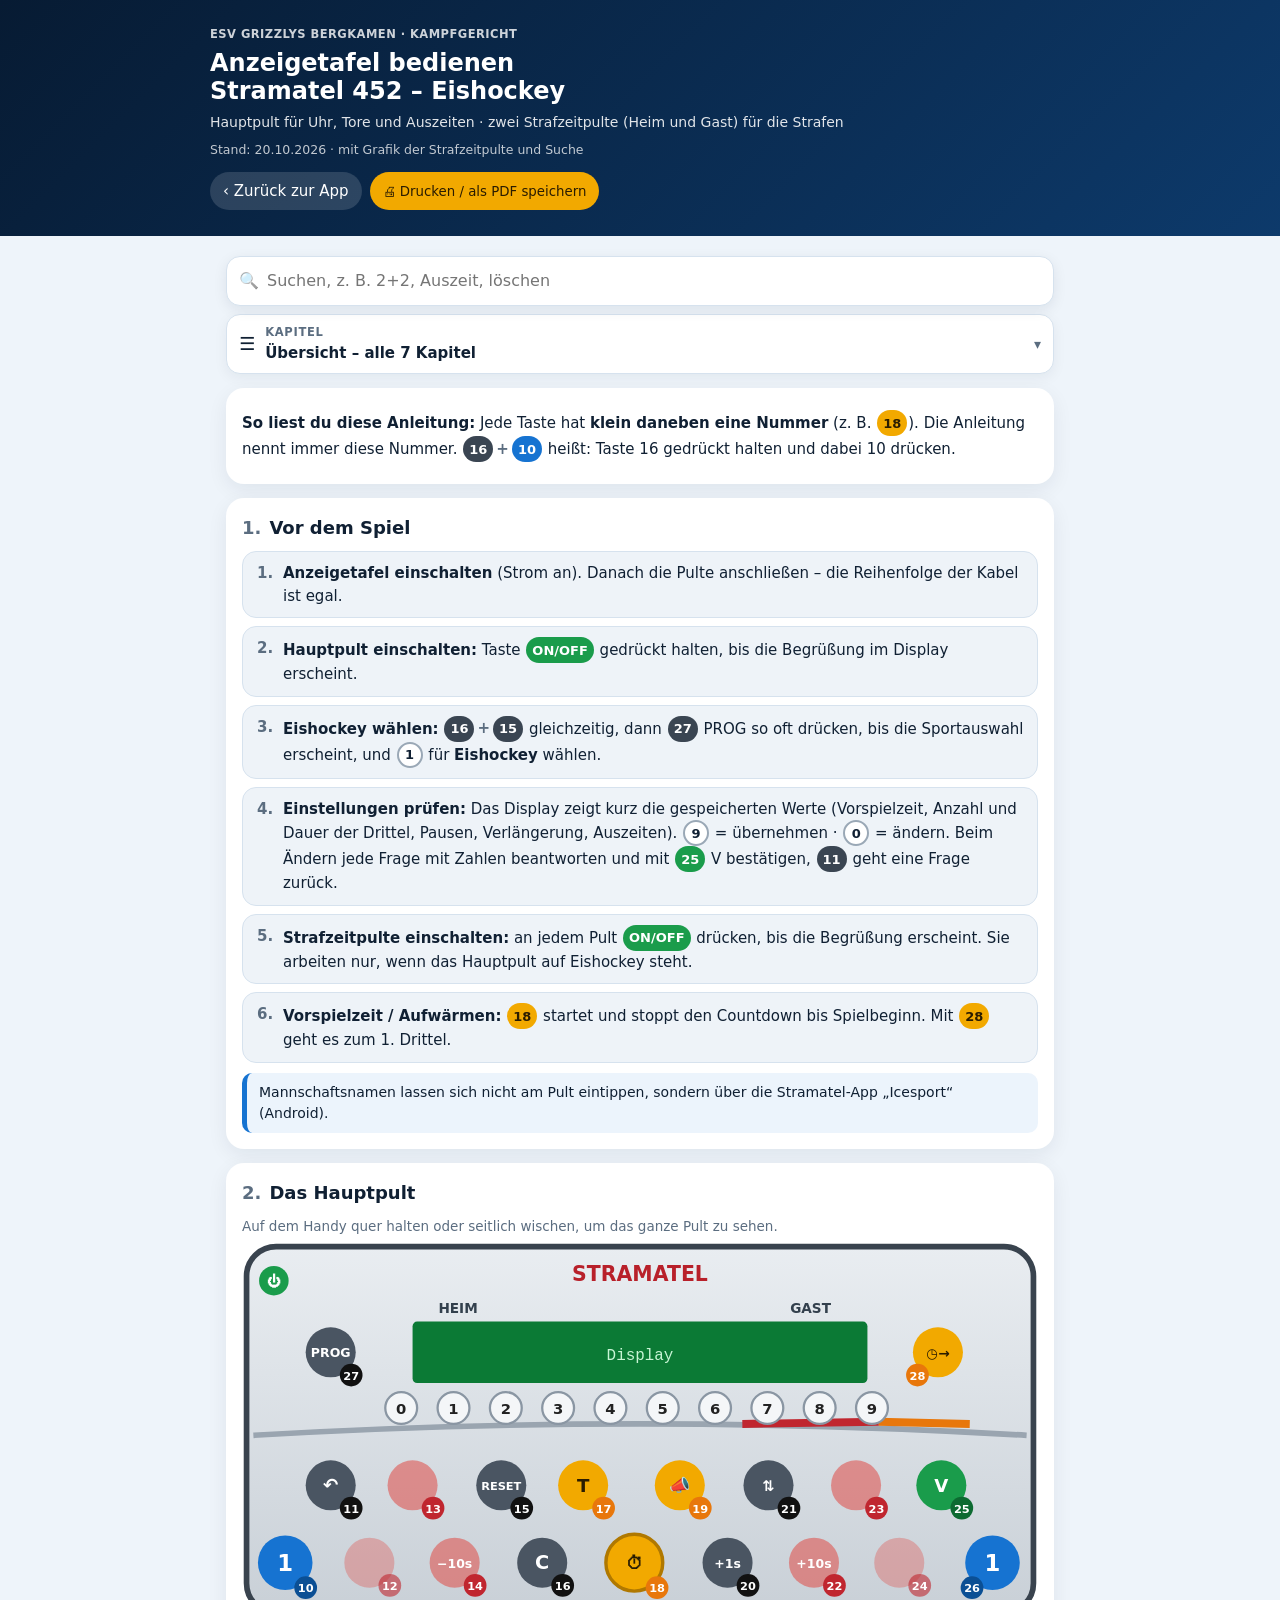
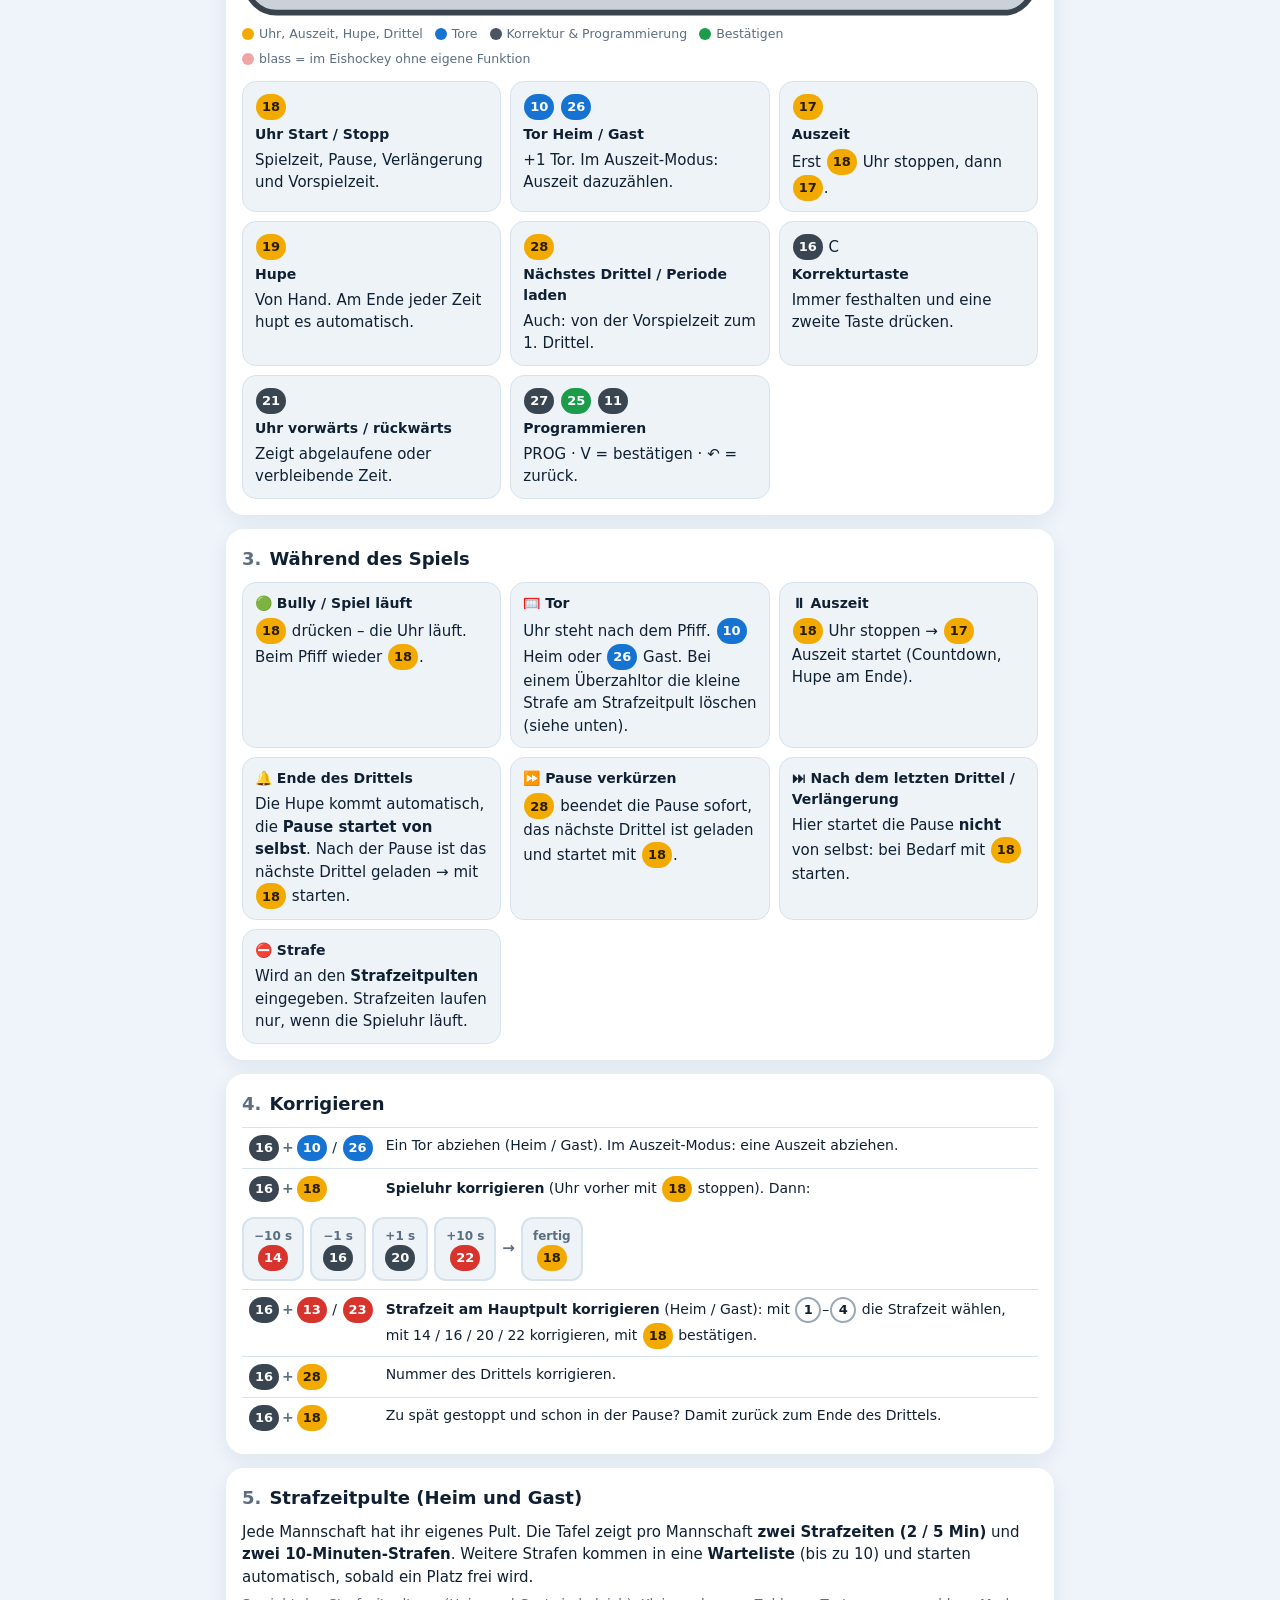
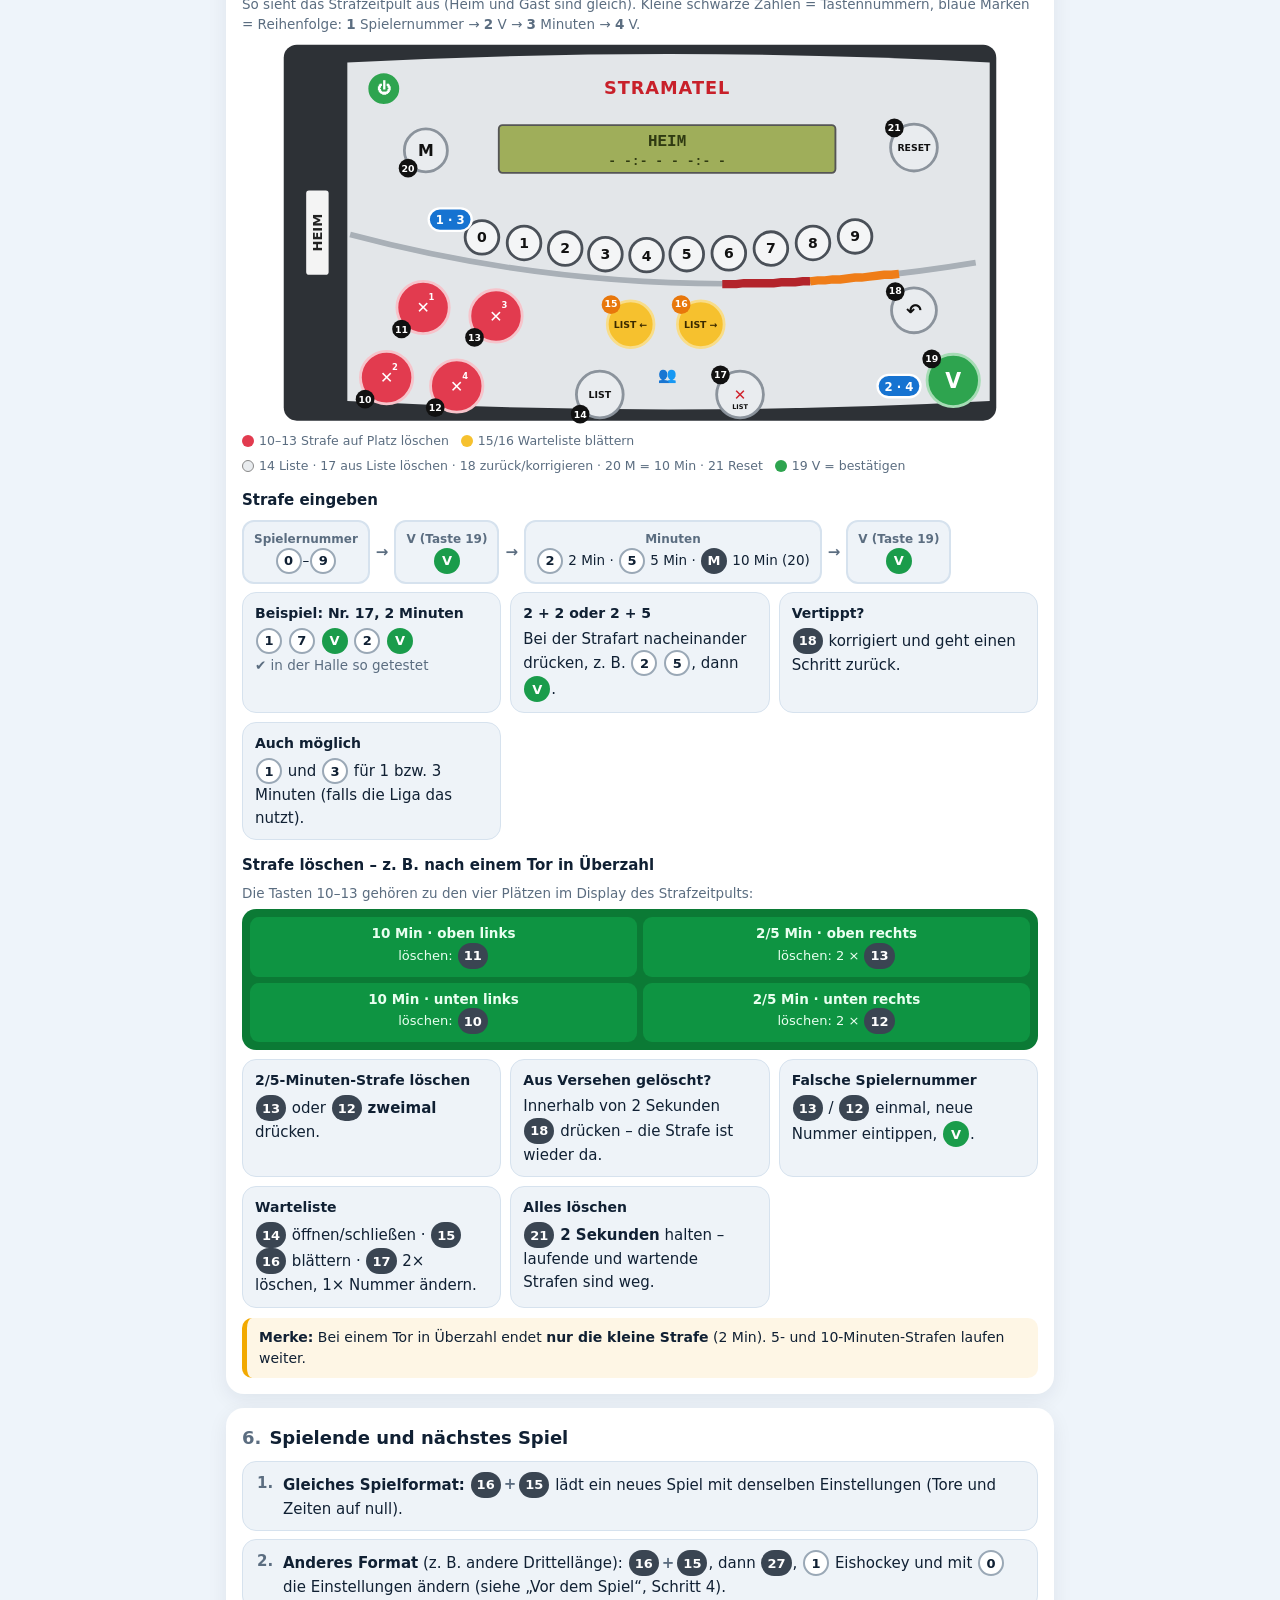
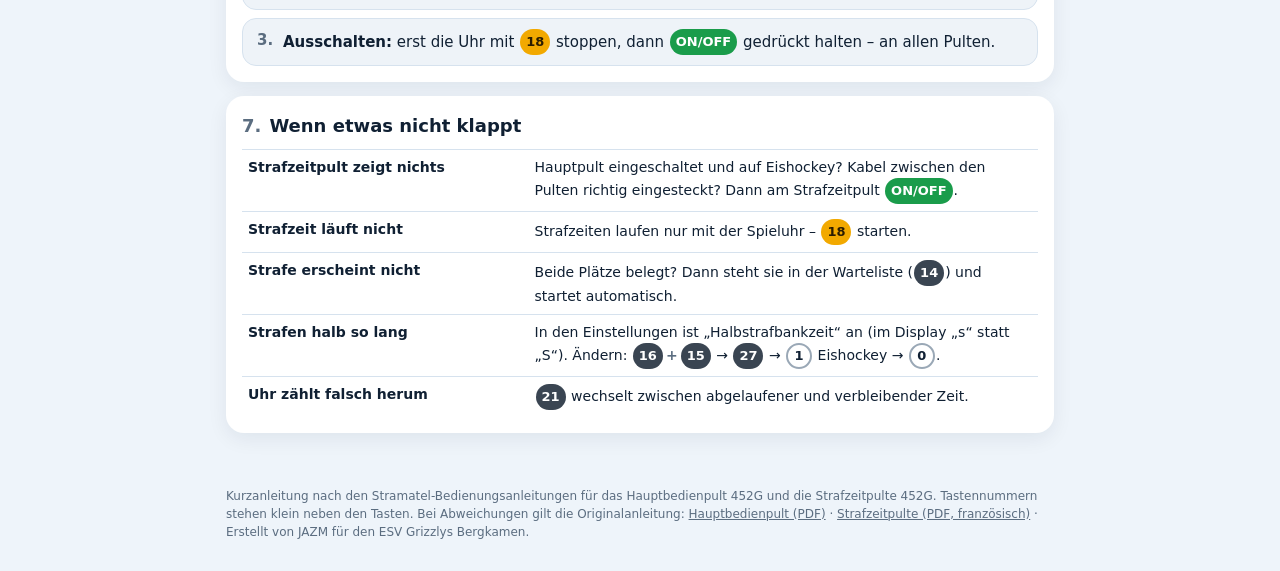
<file: anleitung-anzeigetafel.html>
<!doctype html>
<html lang="de">
<head>
<meta charset="utf-8">
<meta name="viewport" content="width=device-width,initial-scale=1,viewport-fit=cover">
<title>Anzeigetafel bedienen – Stramatel 452</title>
<meta name="author" content="JAZM">
<style>
:root{--bg:#eef4fa;--card:#fff;--text:#102033;--muted:#5b6d80;--line:#d6e2ee;--navy:#071b33;--blue:#1673d1;--red:#d6342c;--yellow:#f2a900;--green:#1a9c4b;--grey:#5f6b78;--chip:#eef3f8}
@media (prefers-color-scheme:dark){:root{--bg:#08111d;--card:#111d2d;--text:#e7eef8;--muted:#9fb1c5;--line:#24364d;--chip:#1a2a3f}}
*{box-sizing:border-box}
body{margin:0;background:var(--bg);color:var(--text);font:15px/1.5 system-ui,-apple-system,"Segoe UI",Roboto,sans-serif}
header{background:linear-gradient(135deg,#071b33,#0d3a6b);color:#fff;padding:22px 16px 26px}
header .in,main{max-width:860px;margin:0 auto}
header small{opacity:.8;font-weight:600;letter-spacing:.04em;text-transform:uppercase;font-size:11.5px}
header h1{margin:4px 0 6px;font-size:24px;line-height:1.2}
header p{margin:0;opacity:.88;font-size:14px}
main{padding:14px 16px 40px}
section{background:var(--card);border-radius:18px;padding:16px;margin:0 0 14px;box-shadow:0 6px 20px rgba(8,31,55,.07)}
h2{font-size:18px;margin:0 0 10px;display:flex;align-items:center;gap:8px}
h2 .n{display:inline-grid;place-items:center;width:28px;height:28px;border-radius:50%;background:var(--navy);color:#fff;font-size:14px;flex:0 0 auto}
@media (prefers-color-scheme:dark){h2 .n{background:#2b5d96}}
h3{font-size:15px;margin:14px 0 6px}
p{margin:6px 0}
.muted{color:var(--muted);font-size:13.5px}
.k{display:inline-grid;place-items:center;min-width:26px;height:26px;padding:0 6px;border-radius:13px;font-weight:800;font-size:13px;color:#fff;background:var(--grey);vertical-align:middle;margin:0 1px;line-height:1}
.k.b{background:var(--blue)}.k.r{background:var(--red)}.k.y{background:var(--yellow);color:#2a1c00}.k.g{background:var(--green)}.k.d{background:#3a4552}.k.n{background:#fff;color:#102033;border:2px solid #9aa8b6}
.plus{font-weight:900;color:var(--muted);margin:0 2px}
.steps{display:grid;gap:8px;margin:8px 0 0;padding:0;list-style:none;counter-reset:s}
.steps li{position:relative;padding:10px 12px 10px 44px;border:1px solid var(--line);border-radius:14px;background:var(--chip)}
.steps li::before{counter-increment:s;content:counter(s);position:absolute;left:12px;top:10px;width:22px;height:22px;border-radius:50%;background:var(--navy);color:#fff;font-weight:800;font-size:12px;display:grid;place-items:center}
@media (prefers-color-scheme:dark){.steps li::before{background:#2b5d96}}
.grid{display:grid;grid-template-columns:repeat(auto-fill,minmax(230px,1fr));gap:9px}
.tile{border:1px solid var(--line);border-radius:14px;padding:10px 12px;background:var(--chip)}
.tile>b:first-child,.tile>.keys+b{display:block;font-size:14px;margin-bottom:4px}
.tile .keys{margin:2px 0 4px}
.flow{display:flex;flex-wrap:wrap;align-items:center;gap:6px;margin:8px 0}
.flow .box{border:2px solid var(--line);border-radius:12px;padding:8px 10px;background:var(--chip);font-size:13.5px;text-align:center}
.flow .box b{display:block;font-size:12px;color:var(--muted);font-weight:700}
.flow .arr{font-weight:900;color:var(--muted)}
.svgwrap{overflow-x:auto;margin:6px -6px 0;padding:0 6px}
svg.pult{width:100%;min-width:500px;height:auto;display:block}
svg.pult.straf{max-width:720px;min-width:520px;margin:0 auto}
.legend{display:flex;flex-wrap:wrap;gap:6px 12px;margin-top:8px;font-size:12.5px;color:var(--muted)}
.legend span{display:inline-flex;align-items:center;gap:5px}
.legend i{width:12px;height:12px;border-radius:50%;display:inline-block}
.warn{border-left:5px solid var(--yellow);background:rgba(242,169,0,.1);border-radius:10px;padding:9px 12px;margin:10px 0 0;font-size:14px}
.tip{border-left:5px solid var(--blue);background:rgba(22,115,209,.08);border-radius:10px;padding:9px 12px;margin:10px 0 0;font-size:14px}
table{width:100%;border-collapse:collapse;font-size:14px}
td{padding:7px 6px;border-top:1px solid var(--line);vertical-align:top}
td:first-child{white-space:nowrap;width:1%}
table.hilfe td:first-child{white-space:normal;width:36%;font-weight:700}
.slots{display:grid;grid-template-columns:1fr 1fr;gap:6px;background:#0b7a35;border-radius:14px;padding:8px;margin-top:6px}
.slots div{background:#0e9442;color:#e9fff0;border-radius:9px;padding:8px;text-align:center;font-size:13px;line-height:1.3}
.slots b{display:block;font-size:13.5px}
nav.toc{display:flex;flex-wrap:wrap;gap:6px;margin:0 0 14px}
nav.toc a{background:var(--card);color:var(--text);text-decoration:none;border:1px solid var(--line);border-radius:99px;padding:6px 11px;font-size:13px;font-weight:700}
footer{max-width:860px;margin:0 auto;padding:0 16px 30px;font-size:12px;color:var(--muted)}
footer a{color:inherit}
.hbtns{display:flex;flex-wrap:wrap;gap:8px;margin-top:12px}
.back{display:inline-block;color:#fff;font:700 13px/1.2 inherit;font-family:inherit;text-decoration:none;background:rgba(255,255,255,.14);padding:8px 13px;border-radius:99px;border:0;cursor:pointer}
.back.print{background:#f2a900;color:#2a1c00}
header p.stand{margin-top:8px;font-size:12.5px;opacity:.75}



section{scroll-margin-top:150px}
/* Gliederung ohne Kreise – Kreise/Pillen sind nur für Tasten */
h2 .n,h2 .n{width:auto;height:auto;border-radius:0;background:none!important;color:var(--muted);font-size:18px;font-weight:800;display:inline}
h2 .n::after{content:"."}
.steps li{padding-left:40px}
.steps li::before{content:counter(s) ".";width:auto;height:auto;border-radius:0;background:none!important;color:var(--muted);font-size:15px;font-weight:800;top:10px;left:14px;display:block}

/* Kapitel-Knopf mit aufklappbarer Liste (statt wischbarer Leiste) */
.srch .box{position:relative}
.kapBtn{display:flex;align-items:center;gap:10px;width:100%;margin-top:8px;padding:9px 12px;border:1.5px solid var(--line);border-radius:14px;background:var(--card);color:var(--text);font:inherit;text-align:left;cursor:pointer;box-shadow:0 4px 14px rgba(8,31,55,.06)}
.kapIc{font-size:18px;line-height:1}
.kapTx{flex:1;min-width:0}.kapTx small{display:block;font-size:11.5px;font-weight:800;letter-spacing:.06em;text-transform:uppercase;color:var(--muted)}
.kapTx b{display:block;font-size:15px;white-space:nowrap;overflow:hidden;text-overflow:ellipsis}
.kapArr{font-size:14px;color:var(--muted);transition:transform .2s}
.srch.kapOpen .kapArr{transform:rotate(180deg)}
.srch{position:sticky}
.srch nav.toc{display:none!important;position:absolute;left:0;right:0;top:calc(100% - 4px);z-index:6;flex-direction:column;gap:0;margin:0;padding:6px;overflow:visible;border:1.5px solid var(--line);border-radius:14px;background:var(--card);box-shadow:0 14px 34px rgba(8,31,55,.22)}
.srch.kapOpen nav.toc{display:flex!important}
.srch nav.toc a{display:block;padding:12px 12px;border:0;border-radius:10px;font-size:15px;font-weight:700;color:var(--text);white-space:normal}
.srch nav.toc a+a{border-top:1px solid var(--line);border-radius:0}
.srch nav.toc a span{display:inline-block;min-width:24px;color:var(--muted)}
.srch nav.toc a.on{background:rgba(242,169,0,.14);color:var(--text);border-radius:10px}
.searching .kapBtn{display:none}
/* Suche */
.srch{position:sticky;top:0;z-index:5;background:var(--bg);padding:10px 0 8px;margin:-4px 0 6px}
.srch .box{position:relative}
.srch input{width:100%;font:inherit;font-size:16px;padding:12px 40px 12px 40px;border:1.5px solid var(--line);border-radius:14px;background:var(--card);color:var(--text);box-shadow:0 4px 14px rgba(8,31,55,.08)}
.srch input:focus{outline:0;border-color:#1673d1;box-shadow:0 0 0 3px rgba(22,115,209,.18)}
.srch .lupe{position:absolute;left:13px;top:50%;transform:translateY(-50%);font-size:16px;opacity:.6;pointer-events:none}
.srch .x{position:absolute;right:8px;top:50%;transform:translateY(-50%);border:0;background:var(--chip);color:var(--text);width:28px;height:28px;border-radius:50%;font-size:16px;cursor:pointer}
.srch .x[hidden]{display:none}
.srch .tips[hidden]{display:none}
.srch input::-webkit-search-cancel-button,.srch input::-webkit-search-decoration{-webkit-appearance:none;appearance:none;display:none}
.srch .info{font-size:13px;color:var(--muted);margin:6px 4px 0}.srch .info:empty{display:none}
.srch .tips{display:flex;flex-wrap:wrap;gap:6px;margin-top:8px}
.srch .tips button{border:1px solid var(--line);background:var(--card);color:var(--text);border-radius:99px;padding:5px 10px;font:inherit;font-size:12.5px;font-weight:700;cursor:pointer}
.searching nav.toc{display:none}
[data-sx]{display:none!important}
.hit{outline:3px solid #f2a900;outline-offset:2px;border-radius:12px;background:rgba(242,169,0,.12)!important}
tr.hit td{background:rgba(242,169,0,.14)}
.noHit{background:var(--card);border-radius:18px;padding:16px;font-size:14px}
@media print{.srch,.noHit{display:none!important}}
@media print{header{background:#071b33!important;-webkit-print-color-adjust:exact;print-color-adjust:exact}section{box-shadow:none;border:1px solid #ccc;break-inside:avoid}nav.toc,.hbtns,.back{display:none}body{background:#fff}}
</style>
</head>
<body>
<header><div class="in">
<small>ESV Grizzlys Bergkamen · Kampfgericht</small>
<h1>Anzeigetafel bedienen<br>Stramatel 452 – Eishockey</h1>
<p>Hauptpult für Uhr, Tore und Auszeiten · zwei Strafzeitpulte (Heim und Gast) für die Strafen</p>
<p class="stand">Stand: 20.10.2026 · mit Grafik der Strafzeitpulte und Suche</p>
<div class="hbtns"><a class="back" href="./">‹ Zurück zur App</a><button class="back print" type="button" onclick="window.print()">🖨 Drucken / als PDF speichern</button></div>
</div></header>
<main>
<div class="srch" role="search"><div class="box"><span class="lupe" aria-hidden="true">🔍</span><input id="q" type="search" placeholder="Suchen, z. B. 2+2, Auszeit, löschen" aria-label="Anleitung durchsuchen" autocomplete="off" enterkeyhint="search"><button class="x" id="qx" type="button" aria-label="Suche löschen" hidden>×</button></div><div class="info" id="qi"></div><button type="button" class="kapBtn" id="kapBtn" aria-expanded="false" aria-controls="kapList"><span class="kapIc" aria-hidden="true">☰</span><span class="kapTx"><small>Kapitel</small><b id="kapCur">Übersicht – alle 7 Kapitel</b></span><span class="kapArr" aria-hidden="true">▾</span></button><nav class="toc" id="kapList" aria-label="Kapitel"><a href="#start"><span>1.</span>Vor dem Spiel</a><a href="#pult"><span>2.</span>Hauptpult</a><a href="#spiel"><span>3.</span>Während des Spiels</a><a href="#korr"><span>4.</span>Korrigieren</a><a href="#strafe"><span>5.</span>Strafzeitpulte</a><a href="#ende"><span>6.</span>Spielende</a><a href="#hilfe"><span>7.</span>Hilfe</a></nav></div>
<div class="noHit" id="nohit" hidden>Nichts gefunden. Versuch ein anderes Wort, z. B. „Strafe“, „Tor“, „Uhr“ oder eine Tastennummer.</div>

<section>
<p><b>So liest du diese Anleitung:</b> Jede Taste hat <b>klein daneben eine Nummer</b> (z. B. <span class="k y">18</span>). Die Anleitung nennt immer diese Nummer. <span class="k d">16</span><span class="plus">+</span><span class="k b">10</span> heißt: Taste 16 gedrückt halten und dabei 10 drücken.</p>
</section>

<section id="start">
<h2><span class="n">1</span>Vor dem Spiel</h2>
<ol class="steps">
<li><b>Anzeigetafel einschalten</b> (Strom an). Danach die Pulte anschließen – die Reihenfolge der Kabel ist egal.</li>
<li><b>Hauptpult einschalten:</b> Taste <span class="k g">ON/OFF</span> gedrückt halten, bis die Begrüßung im Display erscheint.</li>
<li><b>Eishockey wählen:</b> <span class="k d">16</span><span class="plus">+</span><span class="k d">15</span> gleichzeitig, dann <span class="k d">27</span> PROG so oft drücken, bis die Sportauswahl erscheint, und <span class="k n">1</span> für <b>Eishockey</b> wählen.</li>
<li><b>Einstellungen prüfen:</b> Das Display zeigt kurz die gespeicherten Werte (Vorspielzeit, Anzahl und Dauer der Drittel, Pausen, Verlängerung, Auszeiten). <span class="k n">9</span> = übernehmen · <span class="k n">0</span> = ändern. Beim Ändern jede Frage mit Zahlen beantworten und mit <span class="k g">25</span> V bestätigen, <span class="k d">11</span> geht eine Frage zurück.</li>
<li><b>Strafzeitpulte einschalten:</b> an jedem Pult <span class="k g">ON/OFF</span> drücken, bis die Begrüßung erscheint. Sie arbeiten nur, wenn das Hauptpult auf Eishockey steht.</li>
<li><b>Vorspielzeit / Aufwärmen:</b> <span class="k y">18</span> startet und stoppt den Countdown bis Spielbeginn. Mit <span class="k y">28</span> geht es zum 1. Drittel.</li>
</ol>
<div class="tip">Mannschaftsnamen lassen sich nicht am Pult eintippen, sondern über die Stramatel-App „Icesport“ (Android).</div>
</section>

<section id="pult">
<h2><span class="n">2</span>Das Hauptpult</h2>
<p class="muted" style="margin:0 0 4px">Auf dem Handy quer halten oder seitlich wischen, um das ganze Pult zu sehen.</p>
<div class="svgwrap">
<svg class="pult" viewBox="0 0 700 330" role="img" aria-label="Hauptpult mit nummerierten Tasten">
<defs><linearGradient id="pg" x1="0" y1="0" x2="0" y2="1"><stop offset="0" stop-color="#e9edf1"/><stop offset="1" stop-color="#c9d0d7"/></linearGradient></defs>
<rect x="4" y="4" width="692" height="322" rx="26" fill="url(#pg)" stroke="#39434e" stroke-width="5"/>
<text x="350" y="34" text-anchor="middle" font-size="18" font-weight="800" fill="#b8202a" font-family="system-ui,sans-serif">STRAMATEL</text>
<text x="190" y="62" text-anchor="middle" font-size="12" font-weight="700" fill="#33404d" font-family="system-ui,sans-serif">HEIM</text>
<text x="500" y="62" text-anchor="middle" font-size="12" font-weight="700" fill="#33404d" font-family="system-ui,sans-serif">GAST</text>
<rect x="150" y="70" width="400" height="54" rx="4" fill="#0b7a35"/>
<text x="350" y="104" text-anchor="middle" font-size="14" fill="#c8f5d5" font-family="ui-monospace,monospace">Display</text>
<path d="M10 170 Q350 150 690 170" stroke="#9aa5b0" stroke-width="5" fill="none"/>
<path d="M440 160 L560 158" stroke="#c0262f" stroke-width="7"/><path d="M560 158 L640 160" stroke="#e8770b" stroke-width="7"/>
<g font-family="system-ui,sans-serif" font-weight="800" text-anchor="middle">
<!-- Ein/Aus, PROG, 28 -->
<circle cx="28" cy="34" r="13" fill="#1a9c4b"/><text x="28" y="39" font-size="12" fill="#fff">⏻</text>
<g id="k27"><circle cx="78" cy="97" r="22" fill="#4a5562"/><text x="78" y="101" font-size="11" fill="#fff">PROG</text><circle cx="96" cy="117" r="10" fill="#111"/><text x="96" y="121" font-size="10" fill="#fff">27</text></g>
<g><circle cx="612" cy="97" r="22" fill="#f2a900"/><text x="612" y="102" font-size="12" fill="#2a1c00">◷→</text><circle cx="594" cy="117" r="10" fill="#e8770b"/><text x="594" y="121" font-size="10" fill="#fff">28</text></g>
<!-- Ziffern -->
<g font-size="13" fill="#222">
<circle cx="140" cy="146" r="14" fill="#f4f6f8" stroke="#8a96a3" stroke-width="2"/><text x="140" y="151">0</text>
<circle cx="186" cy="146" r="14" fill="#f4f6f8" stroke="#8a96a3" stroke-width="2"/><text x="186" y="151">1</text>
<circle cx="232" cy="146" r="14" fill="#f4f6f8" stroke="#8a96a3" stroke-width="2"/><text x="232" y="151">2</text>
<circle cx="278" cy="146" r="14" fill="#f4f6f8" stroke="#8a96a3" stroke-width="2"/><text x="278" y="151">3</text>
<circle cx="324" cy="146" r="14" fill="#f4f6f8" stroke="#8a96a3" stroke-width="2"/><text x="324" y="151">4</text>
<circle cx="370" cy="146" r="14" fill="#f4f6f8" stroke="#8a96a3" stroke-width="2"/><text x="370" y="151">5</text>
<circle cx="416" cy="146" r="14" fill="#f4f6f8" stroke="#8a96a3" stroke-width="2"/><text x="416" y="151">6</text>
<circle cx="462" cy="146" r="14" fill="#f4f6f8" stroke="#8a96a3" stroke-width="2"/><text x="462" y="151">7</text>
<circle cx="508" cy="146" r="14" fill="#f4f6f8" stroke="#8a96a3" stroke-width="2"/><text x="508" y="151">8</text>
<circle cx="554" cy="146" r="14" fill="#f4f6f8" stroke="#8a96a3" stroke-width="2"/><text x="554" y="151">9</text>
</g>
<!-- Reihe 3: 11 13 15 17 19 21 23 25 -->
<g font-size="11">
<circle cx="78" cy="214" r="22" fill="#4a5562"/><text x="78" y="219" font-size="16" fill="#fff">↶</text><circle cx="96" cy="234" r="10" fill="#111"/><text x="96" y="238" font-size="10" fill="#fff">11</text>
<circle cx="150" cy="214" r="22" fill="#e04b45" opacity=".55"/><circle cx="168" cy="234" r="10" fill="#c0262f"/><text x="168" y="238" font-size="10" fill="#fff">13</text>
<circle cx="228" cy="214" r="22" fill="#4a5562"/><text x="228" y="218" font-size="10" fill="#fff">RESET</text><circle cx="246" cy="234" r="10" fill="#111"/><text x="246" y="238" font-size="10" fill="#fff">15</text>
<circle cx="300" cy="214" r="22" fill="#f2a900"/><text x="300" y="220" font-size="16" fill="#2a1c00">T</text><circle cx="318" cy="234" r="10" fill="#e8770b"/><text x="318" y="238" font-size="10" fill="#fff">17</text>
<circle cx="385" cy="214" r="22" fill="#f2a900"/><text x="385" y="219" font-size="15" fill="#2a1c00">📣</text><circle cx="403" cy="234" r="10" fill="#e8770b"/><text x="403" y="238" font-size="10" fill="#fff">19</text>
<circle cx="463" cy="214" r="22" fill="#4a5562"/><text x="463" y="219" font-size="13" fill="#fff">⇅</text><circle cx="481" cy="234" r="10" fill="#111"/><text x="481" y="238" font-size="10" fill="#fff">21</text>
<circle cx="540" cy="214" r="22" fill="#e04b45" opacity=".55"/><circle cx="558" cy="234" r="10" fill="#c0262f"/><text x="558" y="238" font-size="10" fill="#fff">23</text>
<circle cx="615" cy="214" r="22" fill="#1a9c4b"/><text x="615" y="220" font-size="16" fill="#fff">V</text><circle cx="633" cy="234" r="10" fill="#0d6a31"/><text x="633" y="238" font-size="10" fill="#fff">25</text>
</g>
<!-- Reihe 4: 10 12 14 16 18 20 22 24 26 -->
<g font-size="11">
<circle cx="38" cy="282" r="24" fill="#1673d1"/><text x="38" y="289" font-size="20" fill="#fff">1</text><circle cx="56" cy="304" r="10" fill="#0b4f94"/><text x="56" y="308" font-size="10" fill="#fff">10</text>
<circle cx="112" cy="282" r="22" fill="#e04b45" opacity=".35"/><circle cx="130" cy="302" r="10" fill="#c0262f" opacity=".6"/><text x="130" y="306" font-size="10" fill="#fff">12</text>
<circle cx="187" cy="282" r="22" fill="#e04b45" opacity=".55"/><text x="187" y="287" font-size="11" fill="#fff">−10s</text><circle cx="205" cy="302" r="10" fill="#c0262f"/><text x="205" y="306" font-size="10" fill="#fff">14</text>
<circle cx="264" cy="282" r="22" fill="#4a5562"/><text x="264" y="288" font-size="17" fill="#fff">C</text><circle cx="282" cy="302" r="10" fill="#111"/><text x="282" y="306" font-size="10" fill="#fff">16</text>
<circle cx="345" cy="282" r="25" fill="#f2a900" stroke="#b07800" stroke-width="3"/><text x="345" y="288" font-size="15" fill="#2a1c00">⏱</text><circle cx="365" cy="304" r="10" fill="#e8770b"/><text x="365" y="308" font-size="10" fill="#fff">18</text>
<circle cx="427" cy="282" r="22" fill="#4a5562"/><text x="427" y="287" font-size="11" fill="#fff">+1s</text><circle cx="445" cy="302" r="10" fill="#111"/><text x="445" y="306" font-size="10" fill="#fff">20</text>
<circle cx="503" cy="282" r="22" fill="#e04b45" opacity=".55"/><text x="503" y="287" font-size="11" fill="#fff">+10s</text><circle cx="521" cy="302" r="10" fill="#c0262f"/><text x="521" y="306" font-size="10" fill="#fff">22</text>
<circle cx="578" cy="282" r="22" fill="#e04b45" opacity=".35"/><circle cx="596" cy="302" r="10" fill="#c0262f" opacity=".6"/><text x="596" y="306" font-size="10" fill="#fff">24</text>
<circle cx="660" cy="282" r="24" fill="#1673d1"/><text x="660" y="289" font-size="20" fill="#fff">1</text><circle cx="642" cy="304" r="10" fill="#0b4f94"/><text x="642" y="308" font-size="10" fill="#fff">26</text>
</g>
</g>
</svg>
</div>
<div class="legend"><span><i style="background:#f2a900"></i>Uhr, Auszeit, Hupe, Drittel</span><span><i style="background:#1673d1"></i>Tore</span><span><i style="background:#4a5562"></i>Korrektur &amp; Programmierung</span><span><i style="background:#1a9c4b"></i>Bestätigen</span><span><i style="background:#e04b45;opacity:.5"></i>blass = im Eishockey ohne eigene Funktion</span></div>
<div class="grid" style="margin-top:12px">
<div class="tile"><div class="keys"><span class="k y">18</span></div><b>Uhr Start / Stopp</b>Spielzeit, Pause, Verlängerung und Vorspielzeit.</div>
<div class="tile"><div class="keys"><span class="k b">10</span> <span class="k b">26</span></div><b>Tor Heim / Gast</b>+1 Tor. Im Auszeit-Modus: Auszeit dazuzählen.</div>
<div class="tile"><div class="keys"><span class="k y">17</span></div><b>Auszeit</b>Erst <span class="k y">18</span> Uhr stoppen, dann <span class="k y">17</span>.</div>
<div class="tile"><div class="keys"><span class="k y">19</span></div><b>Hupe</b>Von Hand. Am Ende jeder Zeit hupt es automatisch.</div>
<div class="tile"><div class="keys"><span class="k y">28</span></div><b>Nächstes Drittel / Periode laden</b>Auch: von der Vorspielzeit zum 1. Drittel.</div>
<div class="tile"><div class="keys"><span class="k d">16</span> C</div><b>Korrekturtaste</b>Immer festhalten und eine zweite Taste drücken.</div>
<div class="tile"><div class="keys"><span class="k d">21</span></div><b>Uhr vorwärts / rückwärts</b>Zeigt abgelaufene oder verbleibende Zeit.</div>
<div class="tile"><div class="keys"><span class="k d">27</span> <span class="k g">25</span> <span class="k d">11</span></div><b>Programmieren</b>PROG · V = bestätigen · ↶ = zurück.</div>
</div>
</section>

<section id="spiel">
<h2><span class="n">3</span>Während des Spiels</h2>
<div class="grid">
<div class="tile"><b>🟢 Bully / Spiel läuft</b><span class="k y">18</span> drücken – die Uhr läuft. Beim Pfiff wieder <span class="k y">18</span>.</div>
<div class="tile"><b>🥅 Tor</b>Uhr steht nach dem Pfiff. <span class="k b">10</span> Heim oder <span class="k b">26</span> Gast. Bei einem Überzahltor die kleine Strafe am Strafzeitpult löschen (siehe unten).</div>
<div class="tile"><b>⏸ Auszeit</b><span class="k y">18</span> Uhr stoppen → <span class="k y">17</span> Auszeit startet (Countdown, Hupe am Ende).</div>
<div class="tile"><b>🔔 Ende des Drittels</b>Die Hupe kommt automatisch, die <b>Pause startet von selbst</b>. Nach der Pause ist das nächste Drittel geladen → mit <span class="k y">18</span> starten.</div>
<div class="tile"><b>⏩ Pause verkürzen</b><span class="k y">28</span> beendet die Pause sofort, das nächste Drittel ist geladen und startet mit <span class="k y">18</span>.</div>
<div class="tile"><b>⏭ Nach dem letzten Drittel / Verlängerung</b>Hier startet die Pause <b>nicht</b> von selbst: bei Bedarf mit <span class="k y">18</span> starten.</div>
<div class="tile"><b>⛔ Strafe</b>Wird an den <b>Strafzeitpulten</b> eingegeben. Strafzeiten laufen nur, wenn die Spieluhr läuft.</div>
</div>
</section>

<section id="korr">
<h2><span class="n">4</span>Korrigieren</h2>
<table>
<tr><td><span class="k d">16</span><span class="plus">+</span><span class="k b">10</span> / <span class="k b">26</span></td><td>Ein Tor abziehen (Heim / Gast). Im Auszeit-Modus: eine Auszeit abziehen.</td></tr>
<tr><td><span class="k d">16</span><span class="plus">+</span><span class="k y">18</span></td><td><b>Spieluhr korrigieren</b> (Uhr vorher mit <span class="k y">18</span> stoppen). Dann:</td></tr>
</table>
<div class="flow"><div class="box"><b>−10 s</b><span class="k r">14</span></div><div class="box"><b>−1 s</b><span class="k d">16</span></div><div class="box"><b>+1 s</b><span class="k d">20</span></div><div class="box"><b>+10 s</b><span class="k r">22</span></div><span class="arr">→</span><div class="box"><b>fertig</b><span class="k y">18</span></div></div>
<table>
<tr><td><span class="k d">16</span><span class="plus">+</span><span class="k r">13</span> / <span class="k r">23</span></td><td><b>Strafzeit am Hauptpult korrigieren</b> (Heim / Gast): mit <span class="k n">1</span>–<span class="k n">4</span> die Strafzeit wählen, mit 14 / 16 / 20 / 22 korrigieren, mit <span class="k y">18</span> bestätigen.</td></tr>
<tr><td><span class="k d">16</span><span class="plus">+</span><span class="k y">28</span></td><td>Nummer des Drittels korrigieren.</td></tr>
<tr><td><span class="k d">16</span><span class="plus">+</span><span class="k y">18</span></td><td>Zu spät gestoppt und schon in der Pause? Damit zurück zum Ende des Drittels.</td></tr>
</table>
</section>

<section id="strafe">
<h2><span class="n">5</span>Strafzeitpulte (Heim und Gast)</h2>
<p>Jede Mannschaft hat ihr eigenes Pult. Die Tafel zeigt pro Mannschaft <b>zwei Strafzeiten (2 / 5 Min)</b> und <b>zwei 10-Minuten-Strafen</b>. Weitere Strafen kommen in eine <b>Warteliste</b> (bis zu 10) und starten automatisch, sobald ein Platz frei wird.</p>
<p class="muted" style="margin:6px 0 4px">So sieht das Strafzeitpult aus (Heim und Gast sind gleich). Kleine schwarze Zahlen = Tastennummern, blaue Marken = Reihenfolge: <b>1</b> Spielernummer → <b>2</b> V → <b>3</b> Minuten → <b>4</b> V.</p>
<div class="svgwrap">
<svg class="pult straf" viewBox="0 0 770 410" role="img" aria-label="Strafzeitpult mit nummerierten Tasten">
<g font-family="system-ui,sans-serif" font-weight="800" text-anchor="middle">
<rect x="4" y="4" width="762" height="402" rx="14" fill="#2d3136"/><path d="M72 23 Q416 5 759 23 V385 Q416 403 72 385Z" fill="#e3e6e9"/><rect x="28" y="160" width="24" height="90" rx="3" fill="#f4f4f4"/><text transform="translate(45 205) rotate(-90)" font-size="14" fill="#222">HEIM</text><path d="M75 207 Q402 294 744 237" stroke="#a9b0b7" stroke-width="6" fill="none"/><polyline points="473,260 481,260 488,260 496,259 504,259 512,259 520,259 528,259 536,258 544,258 551,258 559,257 567,257" fill="none" stroke="#b3242b" stroke-width="9"/><polyline points="567,257 575,256 583,256 591,255 599,255 607,254 615,253 622,253 630,252 638,251 646,250 654,250 662,249" fill="none" stroke="#ef7d18" stroke-width="9"/><rect x="234" y="90" width="360" height="51" rx="4" fill="#9fae5a" stroke="#555" stroke-width="2"/><text x="414" y="112" font-size="17" fill="#2f3a12" font-family="ui-monospace,monospace">HEIM</text><text x="414" y="133" font-size="14" fill="#2f3a12" font-family="ui-monospace,monospace">- -:- -   - -:- -</text><text x="414" y="57" font-size="19" fill="#c8202a" letter-spacing="1">STRAMATEL</text><circle cx="111" cy="51" r="18" fill="#2ea44f" stroke="#e3e6e9" stroke-width="3"/><text x="111" y="56" font-size="15" fill="#fff">⏻</text><circle cx="156" cy="117" r="23" fill="#e9ecef" stroke="#8b939c" stroke-width="3"/><text x="156" y="123" font-size="17" fill="#111">M</text><circle cx="137" cy="136" r="10" fill="#111"/><text x="137" y="140" font-size="10" fill="#fff">20</text><circle cx="678" cy="114" r="25" fill="#e9ecef" stroke="#8b939c" stroke-width="3"/><text x="678" y="118" font-size="10" fill="#111">RESET</text><circle cx="657" cy="93" r="10" fill="#111"/><text x="657" y="96" font-size="10" fill="#fff">21</text><circle cx="216" cy="210" r="18" fill="#f4f5f6" stroke="#4a5058" stroke-width="3"/><text x="216" y="215" font-size="15" fill="#111">0</text><circle cx="261" cy="216" r="18" fill="#f4f5f6" stroke="#4a5058" stroke-width="3"/><text x="261" y="221" font-size="15" fill="#111">1</text><circle cx="305" cy="222" r="18" fill="#f4f5f6" stroke="#4a5058" stroke-width="3"/><text x="305" y="227" font-size="15" fill="#111">2</text><circle cx="348" cy="228" r="18" fill="#f4f5f6" stroke="#4a5058" stroke-width="3"/><text x="348" y="233" font-size="15" fill="#111">3</text><circle cx="392" cy="229" r="18" fill="#f4f5f6" stroke="#4a5058" stroke-width="3"/><text x="392" y="235" font-size="15" fill="#111">4</text><circle cx="435" cy="228" r="18" fill="#f4f5f6" stroke="#4a5058" stroke-width="3"/><text x="435" y="233" font-size="15" fill="#111">5</text><circle cx="480" cy="227" r="18" fill="#f4f5f6" stroke="#4a5058" stroke-width="3"/><text x="480" y="232" font-size="15" fill="#111">6</text><circle cx="525" cy="222" r="18" fill="#f4f5f6" stroke="#4a5058" stroke-width="3"/><text x="525" y="227" font-size="15" fill="#111">7</text><circle cx="570" cy="216" r="18" fill="#f4f5f6" stroke="#4a5058" stroke-width="3"/><text x="570" y="221" font-size="15" fill="#111">8</text><circle cx="615" cy="209" r="18" fill="#f4f5f6" stroke="#4a5058" stroke-width="3"/><text x="615" y="214" font-size="15" fill="#111">9</text><circle cx="114" cy="360" r="28" fill="#e23b4f" stroke="#f6c4cb" stroke-width="3"/><text x="114" y="366" font-size="17" fill="#fff">✕</text><text x="123" y="352" font-size="9" fill="#fff">2</text><circle cx="91" cy="383" r="10" fill="#111"/><text x="91" y="387" font-size="10" fill="#fff">10</text><circle cx="153" cy="285" r="28" fill="#e23b4f" stroke="#f6c4cb" stroke-width="3"/><text x="153" y="291" font-size="17" fill="#fff">✕</text><text x="162" y="277" font-size="9" fill="#fff">1</text><circle cx="130" cy="308" r="10" fill="#111"/><text x="130" y="312" font-size="10" fill="#fff">11</text><circle cx="189" cy="369" r="28" fill="#e23b4f" stroke="#f6c4cb" stroke-width="3"/><text x="189" y="375" font-size="17" fill="#fff">✕</text><text x="198" y="361" font-size="9" fill="#fff">4</text><circle cx="166" cy="392" r="10" fill="#111"/><text x="166" y="396" font-size="10" fill="#fff">12</text><circle cx="231" cy="294" r="28" fill="#e23b4f" stroke="#f6c4cb" stroke-width="3"/><text x="231" y="300" font-size="17" fill="#fff">✕</text><text x="240" y="286" font-size="9" fill="#fff">3</text><circle cx="208" cy="317" r="10" fill="#111"/><text x="208" y="321" font-size="10" fill="#fff">13</text><circle cx="342" cy="378" r="25" fill="#e9ecef" stroke="#8b939c" stroke-width="3"/><text x="342" y="382" font-size="10" fill="#111">LIST</text><circle cx="321" cy="399" r="10" fill="#111"/><text x="321" y="403" font-size="10" fill="#fff">14</text><circle cx="492" cy="378" r="25" fill="#e9ecef" stroke="#8b939c" stroke-width="3"/><text x="492" y="384" font-size="16" fill="#d0202a">✕</text><text x="492" y="394" font-size="7" fill="#111">LIST</text><circle cx="471" cy="357" r="10" fill="#111"/><text x="471" y="360" font-size="10" fill="#fff">17</text><circle cx="375" cy="303" r="25" fill="#f6c12e" stroke="#f8dd8a" stroke-width="3"/><text x="375" y="307" font-size="10" fill="#3a2a00">LIST ←</text><circle cx="354" cy="282" r="10" fill="#e8770b"/><text x="354" y="285" font-size="10" fill="#fff">15</text><circle cx="450" cy="303" r="25" fill="#f6c12e" stroke="#f8dd8a" stroke-width="3"/><text x="450" y="307" font-size="10" fill="#3a2a00">LIST →</text><circle cx="429" cy="282" r="10" fill="#e8770b"/><text x="429" y="285" font-size="10" fill="#fff">16</text><circle cx="678" cy="288" r="24" fill="#e9ecef" stroke="#8b939c" stroke-width="3"/><text x="678" y="295" font-size="20" fill="#111">↶</text><circle cx="658" cy="268" r="10" fill="#111"/><text x="658" y="271" font-size="10" fill="#fff">18</text><circle cx="720" cy="363" r="28" fill="#2ea44f" stroke="#a6dcb5" stroke-width="3"/><text x="720" y="371" font-size="22" fill="#fff">V</text><circle cx="697" cy="340" r="10" fill="#111"/><text x="697" y="343" font-size="10" fill="#fff">19</text><text x="414" y="363" font-size="16">👥</text><rect x="159" y="179" width="46" height="24" rx="12" fill="#1673d1" stroke="#fff" stroke-width="2.5"/><text x="182" y="196" font-size="12.5" fill="#fff">1 · 3</text><rect x="639" y="357" width="46" height="24" rx="12" fill="#1673d1" stroke="#fff" stroke-width="2.5"/><text x="662" y="374" font-size="12.5" fill="#fff">2 · 4</text>
</g></svg></div>
<div class="legend"><span><i style="background:#e23b4f"></i>10–13 Strafe auf Platz löschen</span><span><i style="background:#f6c12e"></i>15/16 Warteliste blättern</span><span><i style="background:#e9ecef;border:1px solid #888"></i>14 Liste · 17 aus Liste löschen · 18 zurück/korrigieren · 20 M = 10 Min · 21 Reset</span><span><i style="background:#2ea44f"></i>19 V = bestätigen</span></div>
<h3>Strafe eingeben</h3>
<div class="flow">
<div class="box"><b>Spielernummer</b><span class="k n">0</span>–<span class="k n">9</span></div><span class="arr">→</span>
<div class="box"><b>V (Taste 19)</b><span class="k g">V</span></div><span class="arr">→</span>
<div class="box"><b>Minuten</b><span class="k n">2</span> 2 Min · <span class="k n">5</span> 5 Min · <span class="k d">M</span> 10 Min (20)</div><span class="arr">→</span>
<div class="box"><b>V (Taste 19)</b><span class="k g">V</span></div>
</div>
<div class="grid">
<div class="tile"><b>Beispiel: Nr. 17, 2 Minuten</b><span class="k n">1</span> <span class="k n">7</span> <span class="k g">V</span> <span class="k n">2</span> <span class="k g">V</span><br><small class="muted">✔ in der Halle so getestet</small></div>
<div class="tile"><b>2 + 2 oder 2 + 5</b>Bei der Strafart nacheinander drücken, z. B. <span class="k n">2</span> <span class="k n">5</span>, dann <span class="k g">V</span>.</div>
<div class="tile"><b>Vertippt?</b><span class="k d">18</span> korrigiert und geht einen Schritt zurück.</div>
<div class="tile"><b>Auch möglich</b><span class="k n">1</span> und <span class="k n">3</span> für 1 bzw. 3 Minuten (falls die Liga das nutzt).</div>
</div>
<h3>Strafe löschen – z. B. nach einem Tor in Überzahl</h3>
<p class="muted">Die Tasten 10–13 gehören zu den vier Plätzen im Display des Strafzeitpults:</p>
<div class="slots"><div><b>10 Min · oben links</b>löschen: <span class="k d">11</span></div><div><b>2/5 Min · oben rechts</b>löschen: 2 × <span class="k d">13</span></div><div><b>10 Min · unten links</b>löschen: <span class="k d">10</span></div><div><b>2/5 Min · unten rechts</b>löschen: 2 × <span class="k d">12</span></div></div>
<div class="grid" style="margin-top:9px">
<div class="tile"><b>2/5-Minuten-Strafe löschen</b><span class="k d">13</span> oder <span class="k d">12</span> <b>zweimal</b> drücken.</div>
<div class="tile"><b>Aus Versehen gelöscht?</b>Innerhalb von 2 Sekunden <span class="k d">18</span> drücken – die Strafe ist wieder da.</div>
<div class="tile"><b>Falsche Spielernummer</b><span class="k d">13</span> / <span class="k d">12</span> einmal, neue Nummer eintippen, <span class="k g">V</span>.</div>
<div class="tile"><b>Warteliste</b><span class="k d">14</span> öffnen/schließen · <span class="k d">15</span> <span class="k d">16</span> blättern · <span class="k d">17</span> 2× löschen, 1× Nummer ändern.</div>
<div class="tile"><b>Alles löschen</b><span class="k d">21</span> <b>2 Sekunden</b> halten – laufende und wartende Strafen sind weg.</div>
</div>
<div class="warn"><b>Merke:</b> Bei einem Tor in Überzahl endet <b>nur die kleine Strafe</b> (2 Min). 5- und 10-Minuten-Strafen laufen weiter.</div>
</section>

<section id="ende">
<h2><span class="n">6</span>Spielende und nächstes Spiel</h2>
<ol class="steps">
<li><b>Gleiches Spielformat:</b> <span class="k d">16</span><span class="plus">+</span><span class="k d">15</span> lädt ein neues Spiel mit denselben Einstellungen (Tore und Zeiten auf null).</li>
<li><b>Anderes Format</b> (z. B. andere Drittellänge): <span class="k d">16</span><span class="plus">+</span><span class="k d">15</span>, dann <span class="k d">27</span>, <span class="k n">1</span> Eishockey und mit <span class="k n">0</span> die Einstellungen ändern (siehe „Vor dem Spiel“, Schritt 4).</li>
<li><b>Ausschalten:</b> erst die Uhr mit <span class="k y">18</span> stoppen, dann <span class="k g">ON/OFF</span> gedrückt halten – an allen Pulten.</li>
</ol>
</section>

<section id="hilfe">
<h2><span class="n">7</span>Wenn etwas nicht klappt</h2>
<table class="hilfe">
<tr><td>Strafzeitpult zeigt nichts</td><td>Hauptpult eingeschaltet und auf Eishockey? Kabel zwischen den Pulten richtig eingesteckt? Dann am Strafzeitpult <span class="k g">ON/OFF</span>.</td></tr>
<tr><td>Strafzeit läuft nicht</td><td>Strafzeiten laufen nur mit der Spieluhr – <span class="k y">18</span> starten.</td></tr>
<tr><td>Strafe erscheint nicht</td><td>Beide Plätze belegt? Dann steht sie in der Warteliste (<span class="k d">14</span>) und startet automatisch.</td></tr>
<tr><td>Strafen halb so lang</td><td>In den Einstellungen ist „Halbstrafbankzeit“ an (im Display „s“ statt „S“). Ändern: <span class="k d">16</span><span class="plus">+</span><span class="k d">15</span> → <span class="k d">27</span> → <span class="k n">1</span> Eishockey → <span class="k n">0</span>.</td></tr>
<tr><td>Uhr zählt falsch herum</td><td><span class="k d">21</span> wechselt zwischen abgelaufener und verbleibender Zeit.</td></tr>
</table>
</section>
</main>
<footer>Kurzanleitung nach den Stramatel-Bedienungsanleitungen für das Hauptbedienpult 452G und die Strafzeitpulte 452G. Tastennummern stehen klein neben den Tasten. Bei Abweichungen gilt die Originalanleitung: <a href="https://pimage.sport-thieme.de/pdf/Bedienungsanleitung_Hauptbedienpult_Stramatel_Anzeigetafel_3971909_INT.pdf" target="_blank" rel="noopener">Hauptbedienpult (PDF)</a> · <a href="https://www.stramatel.com/wp-content/uploads/2023/03/UF452GPT_G-Pupitres-penalites-452G.pdf" target="_blank" rel="noopener">Strafzeitpulte (PDF, französisch)</a> · Erstellt von JAZM für den ESV Grizzlys Bergkamen.</footer>
<script>
/* Suche in der Anleitung: blendet nicht passende Abschnitte aus und markiert Treffer.
   „2+2“, „2 + 2“, „2×2“ und „2x2“ gelten als gleich, Umlaute und Groß/klein sind egal. */
(function(){
  const q=document.getElementById("q"), qi=document.getElementById("qi"), qx=document.getElementById("qx"), nohit=document.getElementById("nohit");
  const norm=t=>String(t).toLowerCase().replace(/ä/g,"ae").replace(/ö/g,"oe").replace(/ü/g,"ue").replace(/ß/g,"ss").replace(/[×✕]/g,"x").replace(/(\d)\s*x\s*(\d)/g,"$1+$2").replace(/\s*([+\/–-])\s*/g,"$1").replace(/\s+/g," ").trim();
  const CONT=".grid,.steps,table,.slots";
  const UNIT=".tile,li,tr,.slots>div";
  const secs=[...document.querySelectorAll("main section")];
  function clear(){document.querySelectorAll("[data-sx]").forEach(e=>e.removeAttribute("data-sx"));document.querySelectorAll(".hit").forEach(e=>e.classList.remove("hit"));}
  function run(){
    const raw=q.value, words=norm(raw).split(" ").filter(Boolean);
    clear(); qx.hidden=!raw; document.body.classList.toggle("searching",!!words.length);
    if(!words.length){qi.textContent="";nohit.hidden=true;return;}
    const has=el=>{const t=norm(el.textContent);return words.every(w=>t.includes(w));};
    let hits=0;
    secs.forEach(sec=>{
      const h2=sec.querySelector("h2");
      if(h2&&has(h2)){hits++;h2.classList.add("hit");return;}
      let any=false, groups=[], g={h3:null,items:[]};
      [...sec.children].forEach(c=>{if(c.tagName==="H2")return;if(c.tagName==="H3"){groups.push(g);g={h3:c,items:[]};}else g.items.push(c);});
      groups.push(g);
      groups.forEach(gr=>{
        const h3hit=gr.h3&&has(gr.h3);
        if(h3hit){any=true;hits++;gr.h3.classList.add("hit");return;}
        let gAny=false;
        gr.items.forEach(c=>{
          if(c.matches(CONT)){
            const units=[...c.querySelectorAll(UNIT)].filter(u=>u.parentElement.closest(CONT)===c||u.closest(CONT)===c);
            let n=0; units.forEach(u=>{if(has(u)){n++;u.classList.add("hit");}else u.setAttribute("data-sx","");});
            if(n){hits+=n;gAny=true;}else c.setAttribute("data-sx","");
          }else if(c.matches(".svgwrap,.legend")){c.setAttribute("data-sx","");}
          else if(has(c)){hits++;gAny=true;c.classList.add("hit");}
          else c.setAttribute("data-sx","");
        });
        if(gAny)any=true; else if(gr.h3)gr.h3.setAttribute("data-sx","");
      });
      if(!any)sec.setAttribute("data-sx","");
    });
    qi.textContent=hits?(hits===1?"1 Treffer":hits+" Treffer"):"";
    nohit.hidden=hits>0;
  }
  let t; q.addEventListener("input",()=>{clearTimeout(t);t=setTimeout(run,120);});
  q.addEventListener("keydown",e=>{if(e.key==="Escape"){q.value="";run();}if(e.key==="Enter")q.blur();});
  qx.addEventListener("click",()=>{q.value="";run();q.focus();});
  /* aktuelles Kapitel in der Leiste markieren */
  const links=[...document.querySelectorAll(".srch nav.toc a")];
  if(window.IntersectionObserver&&links.length){
    const seen=new Map();
    const io=new IntersectionObserver(es=>{es.forEach(e=>seen.set(e.target.id,e.isIntersecting?e.boundingClientRect.top:null));
      const vis=[...seen.entries()].filter(([,t])=>t!==null).sort((a,b)=>a[1]-b[1]);const id=vis.length?vis[0][0]:null;
      links.forEach(a=>{const on=a.getAttribute("href")==="#"+id;a.classList.toggle("on",on);});
      const cur=links.find(a=>a.getAttribute("href")==="#"+id); document.getElementById("kapCur").textContent=cur?cur.textContent.replace(/^(\d+\.)/,"$1 "):"Übersicht – alle 7 Kapitel";
    },{rootMargin:"-150px 0px -50% 0px"});
    secs.filter(x=>x.id).forEach(x=>io.observe(x));
  }
  /* Kapitel-Liste auf- und zuklappen */
  const srch=document.querySelector(".srch"), kb=document.getElementById("kapBtn");
  const kap=o=>{srch.classList.toggle("kapOpen",o);kb.setAttribute("aria-expanded",o?"true":"false");};
  kb.addEventListener("click",e=>{e.stopPropagation();kap(!srch.classList.contains("kapOpen"));});
  links.forEach(a=>a.addEventListener("click",()=>kap(false)));
  document.addEventListener("click",e=>{if(!e.target.closest(".srch"))kap(false);});
  document.addEventListener("keydown",e=>{if(e.key==="Escape")kap(false);});
  /* Drucken immer vollständig */
  let saved="";
  window.addEventListener("beforeprint",()=>{saved=q.value;if(saved){q.value="";run();}});
  window.addEventListener("afterprint",()=>{if(saved){q.value=saved;run();}});
})();
</script>
</body>
</html>
</file>
